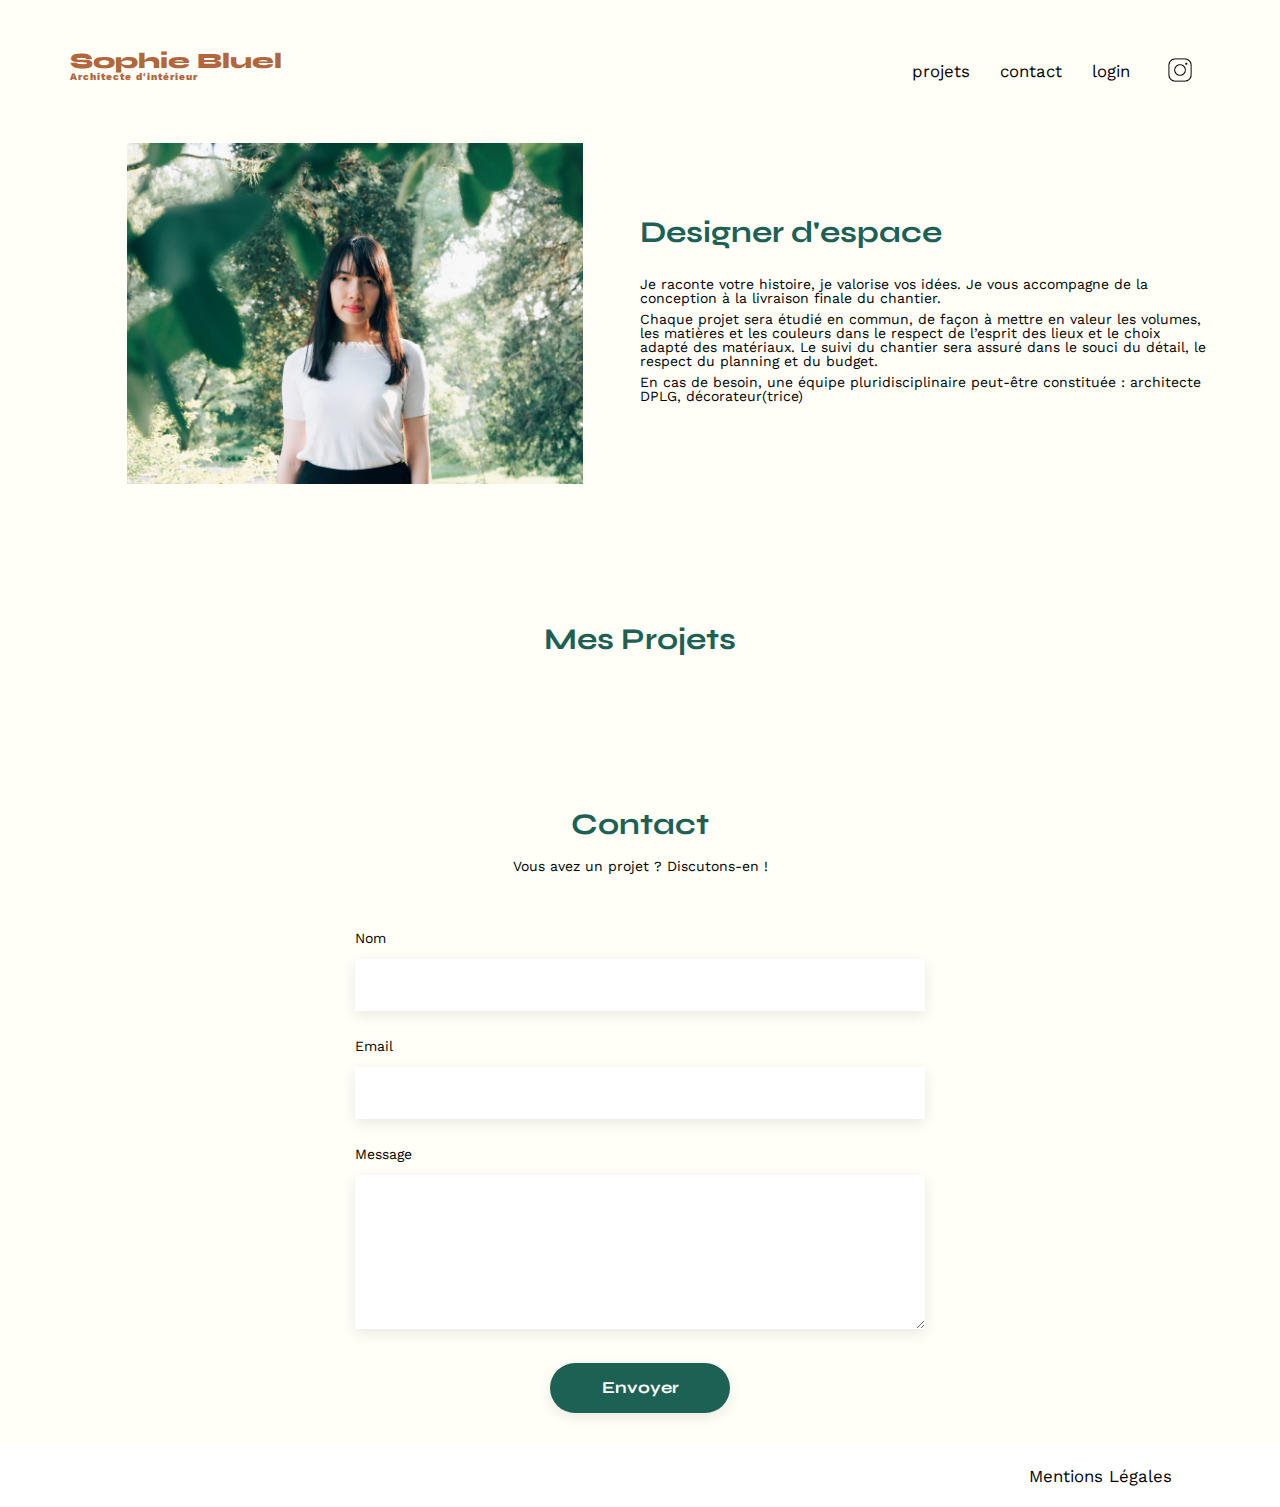
<file: index.html>
<!DOCTYPE html>
<html lang="fr">
  <head>
    <meta charset="UTF-8" />
    <title>Sophie Bluel - Architecte d'intérieur</title>
    <meta name="viewport" content="width=device-width, initial-scale=1.0" />
    <link rel="preconnect" href="https://fonts.googleapis.com" />
    <link rel="preconnect" href="https://fonts.gstatic.com" crossorigin />
    <link
      href="https://fonts.googleapis.com/css2?family=Syne:wght@700;800&family=Work+Sans&display=swap"
      rel="stylesheet"
    />
    <link
      rel="stylesheet"
      href="https://cdnjs.cloudflare.com/ajax/libs/font-awesome/6.2.1/css/all.min.css"
      integrity="sha512-MV7K8+y+gLIBoVD59lQIYicR65iaqukzvf/nwasF0nqhPay5w/9lJmVM2hMDcnK1OnMGCdVK+iQrJ7lzPJQd1w=="
      crossorigin="anonymous"
      referrerpolicy="no-referrer"
    />
    <meta name="description" content="" />
    <link rel="stylesheet" href="./assets/style.css" />
    <script src="./main.js" defer></script>
  </head>
  <body>
    <div id="editor-banner">
      <div class="editor-banner-element">
        <i class="fa-solid fa-pen-to-square"></i>
        <span>Mode édition</span>
      </div>
    </div>
    <div class="main-container">
      <header id="home">
        <h1>Sophie Bluel <span>Architecte d'intérieur</span></h1>
        <nav>
          <ul>
            <li><a href="#portfolio">projets</a></li>
            <li><a href="#contact">contact</a></li>
            <li><a id="loginAndOut" href="login.html">login</a></li>
            <li>
              <img src="./assets/icons/instagram.png" alt="Instagram" />
            </li>
          </ul>
        </nav>
      </header>
      <main>
        <section id="introduction">
          <figure>
            <img
              src="./assets/images/sophie-bluel.png"
              alt="Photo de Sophie Bluel"
            />
          </figure>
          <article>
            <h2>Designer d'espace</h2>
            <p>
              Je raconte votre histoire, je valorise vos idées. Je vous
              accompagne de la conception à la livraison finale du chantier.
            </p>
            <p>
              Chaque projet sera étudié en commun, de façon à mettre en valeur
              les volumes, les matières et les couleurs dans le respect de
              l’esprit des lieux et le choix adapté des matériaux. Le suivi du
              chantier sera assuré dans le souci du détail, le respect du
              planning et du budget.
            </p>
            <p>
              En cas de besoin, une équipe pluridisciplinaire peut-être
              constituée : architecte DPLG, décorateur(trice)
            </p>
          </article>
        </section>
        <section id="portfolio">
          <div class="portfolio-title">
            <h2>Mes Projets</h2>
            <a class="modal-link" href="#modal1" style="display: none"
              ><i class="fa-solid fa-pen-to-square"></i> modifier</a
            >
          </div>

          <aside id="modal1" class="modal" style="display: none">
            <div class="modal-wrapper modal-stop">
              <nav class="modal-wrapper-nav">
                <button class="modal-back" style="visibility: hidden">
                  <i class="fa-solid fa-arrow-left"></i>
                </button>

                <button class="modal-close">
                  <i class="fa-solid fa-xmark"></i>
                </button>
              </nav>

              <div class="first-step">
                <h3 class="modal-wrapper-title">Galerie photo</h3>
                <div class="modal-wrapper-gallery"></div>
                <hr class="modal-wrapper-bar" />
                <input
                  class="modal-wrapper-btn"
                  type="submit"
                  value="Ajouter une photo"
                />
              </div>

              <div class="second-step">
                <h3 class="modal-wrapper-title">Ajout photo</h3>
                <form action="#" method="post" class="modal-wrapper-form">
                  <div class="input-area">
                    <label for="fileUpload">
                      <span class="input-details">
                        <i class="fa-regular fa-image"></i>
                        <span class="btn">+ Ajouter photo</span>
                        <span>jpg, png : 4mo max</span>
                      </span>
                      <span id="uploadedImage-area"></span>
                    </label>
                  </div>
                  <input
                    type="file"
                    name="fileUpload"
                    id="fileUpload"
                    accept="image/png, image/jpeg"
                    style="display: none"
                  />

                  <label for="title">Titre</label>
                  <input
                    class="modal-wrapper-form-el"
                    type="text"
                    name="title"
                    id="title"
                  />
                  <label for="category">Catégorie</label>
                  <select
                    class="form-select modal-wrapper-form-el"
                    name="category"
                    id="category"
                  ></select>

                  <hr class="modal-wrapper-bar" />

                  <input
                    type="submit"
                    id="modal-btn-valider"
                    class="modal-wrapper-btn"
                    value="Valider"
                    disabled
                  />
                </form>
              </div>
            </div>
          </aside>
          <div id="filters"></div>

          <div class="gallery"></div>
        </section>
        <section class="form" id="contact">
          <h2>Contact</h2>
          <p>Vous avez un projet ? Discutons-en !</p>
          <form action="#" method="post">
            <label for="name">Nom</label>
            <input type="text" name="name" id="name" />
            <label for="email">Email</label>
            <input type="email" name="email" id="email" />
            <label for="message">Message</label>
            <textarea
              name="message"
              id="message"
              cols="30"
              rows="10"
            ></textarea>
            <input type="submit" value="Envoyer" />
          </form>
        </section>
      </main>
    </div>
    <footer>
      <nav>
        <ul>
          <li><a href="#">Mentions Légales</a></li>
        </ul>
      </nav>
    </footer>
  </body>
</html>
</file>
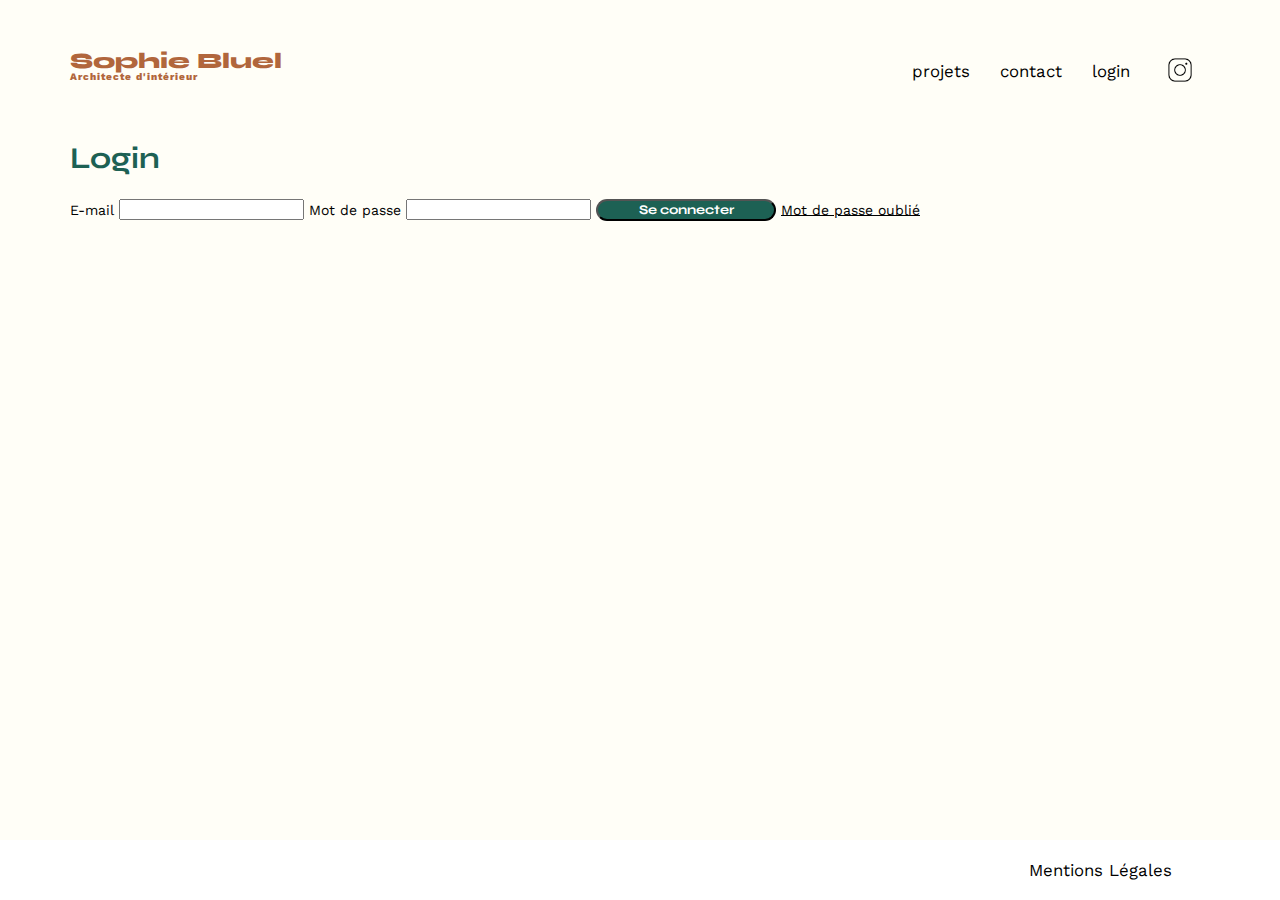
<file: form.html>
<!DOCTYPE html>
<html lang="fr">
  <head>
    <meta charset="UTF-8" />
    <title>Login</title>
    <meta name="viewport" content="width=device-width, initial-scale=1.0" />
    <link rel="preconnect" href="https://fonts.googleapis.com" />
    <link rel="preconnect" href="https://fonts.gstatic.com" crossorigin />
    <link
      href="https://fonts.googleapis.com/css2?family=Syne:wght@700;800&family=Work+Sans&display=swap"
      rel="stylesheet"
    />
    <link rel="stylesheet" href="./assets/style.css" />
    <script src="./login.js" defer></script>
  </head>
  <body>
    <div class="main-container">
      <header>
        <h1>Sophie Bluel <span>Architecte d'intérieur</span></h1>
        <nav>
          <ul>
            <li><a href="index.html#portfolio">projets</a></li>
            <li><a href="index.html#contact">contact</a></li>
            <li><a href="form.html" target="_blank">login</a></li>
            <li><img src="./assets/icons/instagram.png" alt="Instagram" /></li>
          </ul>
        </nav>
      </header>
      <main>
        <section id="contact">
          <h2>Login</h2>
          <form class="formulaire-login" action="#" method="post">
            <label for="email">E-mail</label>
            <input type="email" name="email" id="email" required />

            <label for="password">Mot de passe</label>
            <input type="password" name="password" id="password" required />

            <span id="form-error"></span>

            <input type="submit" value="Se connecter" />
            <a href="#">Mot de passe oublié</a>
          </form>
        </section>
      </main>
    </div>
    <footer class="footer-login">
      <nav>
        <ul>
          <li><a href="#">Mentions Légales</a></li>
        </ul>
      </nav>
    </footer>
  </body>
</html>
</file>
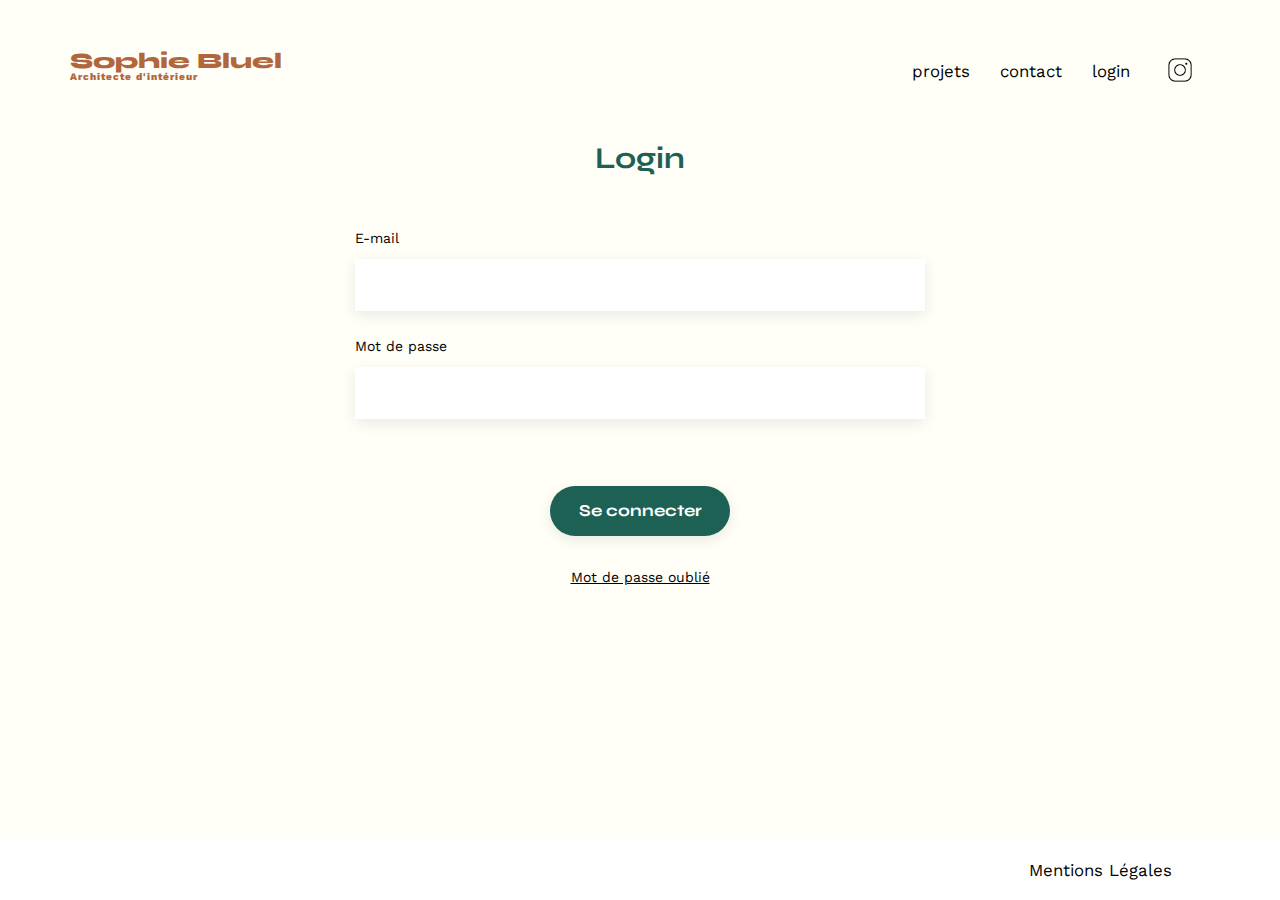
<file: login.html>
<!DOCTYPE html>
<html lang="fr">
  <head>
    <meta charset="UTF-8" />
    <title>Login</title>
    <meta name="viewport" content="width=device-width, initial-scale=1.0" />
    <link rel="preconnect" href="https://fonts.googleapis.com" />
    <link rel="preconnect" href="https://fonts.gstatic.com" crossorigin />
    <link
      href="https://fonts.googleapis.com/css2?family=Syne:wght@700;800&family=Work+Sans&display=swap"
      rel="stylesheet"
    />
    <link rel="stylesheet" href="./assets/style.css" />
    <script src="./login.js" defer></script>
  </head>
  <body>
    <div class="main-container">
      <header>
        <h1>Sophie Bluel <span>Architecte d'intérieur</span></h1>
        <nav>
          <ul>
            <li><a href="index.html#portfolio">projets</a></li>
            <li><a href="index.html#contact">contact</a></li>
            <li><a href="login.html">login</a></li>
            <li><img src="./assets/icons/instagram.png" alt="Instagram" /></li>
          </ul>
        </nav>
      </header>
      <main>
        <section class="form">
          <h2>Login</h2>
          <form class="formulaire-login" action="#" method="post">
            <label for="email">E-mail</label>
            <input type="email" name="email" id="email" required />

            <label for="password">Mot de passe</label>
            <input type="password" name="password" id="password" required />

            <span id="form-error"></span>

            <input type="submit" value="Se connecter" />
            <a href="#">Mot de passe oublié</a>
          </form>
        </section>
      </main>
    </div>
    <footer class="footer-login">
      <nav>
        <ul>
          <li><a href="#">Mentions Légales</a></li>
        </ul>
      </nav>
    </footer>
  </body>
</html>
</file>
<file: assets/style.css>
/* http://meyerweb.com/eric/tools/css/reset/
   v2.0 | 20110126
   License: none (public domain)
*/

html,
body,
div,
span,
applet,
object,
iframe,
h1,
h2,
h3,
h4,
h5,
h6,
p,
blockquote,
pre,
a,
abbr,
acronym,
address,
big,
cite,
code,
del,
dfn,
em,
img,
ins,
kbd,
q,
s,
samp,
small,
strike,
strong,
sub,
sup,
tt,
var,
b,
u,
i,
center,
dl,
dt,
dd,
ol,
ul,
li,
fieldset,
form,
label,
legend,
table,
caption,
tbody,
tfoot,
thead,
tr,
th,
td,
article,
aside,
canvas,
details,
embed,
figure,
figcaption,
footer,
header,
hgroup,
menu,
nav,
output,
ruby,
section,
summary,
time,
mark,
audio,
video {
  margin: 0;
  padding: 0;
  border: 0;
  font-size: 100%;
  font: inherit;
  vertical-align: baseline;
}
/* HTML5 display-role reset for older browsers */
article,
aside,
details,
figcaption,
figure,
footer,
header,
hgroup,
menu,
nav,
section {
  display: block;
}
body {
  line-height: 1;
}
ol,
ul {
  list-style: none;
}
blockquote,
q {
  quotes: none;
}
blockquote:before,
blockquote:after,
q:before,
q:after {
  content: "";
  content: none;
}
table {
  border-collapse: collapse;
  border-spacing: 0;
}
/** end reset css**/
body {
  font-family: "Work Sans";
  font-size: 14px;
  background-color: #fffef7;
}

.main-container {
  max-width: 1140px;
  margin: auto;
}

header {
  display: flex;
  justify-content: space-between;
  margin: 50px 0;
}
section {
  margin: 50px 0;
}

h1 {
  display: flex;
  flex-direction: column;
  font-family: "Syne";
  font-size: 22px;
  font-weight: 800;
  color: #b1663c;
}

h1 > span {
  font-family: "Work Sans";
  font-size: 10px;
  letter-spacing: 0.1em;
}

h2 {
  font-family: "Syne";
  font-weight: 700;
  font-size: 30px;
  color: #1d6154;
}
nav ul {
  display: flex;
  align-items: center;
  list-style-type: none;
  gap: 10px;
}
nav li {
  padding: 0 10px;
  font-size: 1.2em;
}

nav li img {
  transform: scale(0.6);
}

nav li a {
  color: black;
  text-decoration: none;
}

nav li a:hover {
  font-weight: 700;
  /* color: #b1663c */
}

#introduction {
  display: flex;
  align-items: center;
  margin-bottom: 10em;
}
#introduction figure {
  flex: 1;
}
#introduction img {
  display: block;
  margin: auto;
  width: 80%;
}

#introduction article {
  flex: 1;
}
#introduction h2 {
  margin-bottom: 1em;
}

#introduction p {
  margin-bottom: 0.5em;
}
#portfolio h2 {
  text-align: center;
  /* margin-bottom: 1em; */
}

#filters {
  display: flex;
  justify-content: center;
  gap: 10px;
  margin-bottom: 4.5em;
}

.btn-filters {
  font-family: "Syne";
  font-size: 16px;
  font-weight: bold;
  height: 37px;
  padding: 0 1em;
  background-color: transparent;
  border: #1d6154 1px solid;
  border-radius: 60px;
  color: #1d6154;
}

.active {
  background-color: #1d6154;
  color: white;
}

.gallery {
  width: 100%;
  display: grid;
  grid-template-columns: 1fr 1fr 1fr;
  grid-column-gap: 20px;
  grid-row-gap: 20px;
}

.gallery img {
  width: 100%;
  height: 487px;
  margin-bottom: 7px;
}
.form {
  width: 50%;
  margin: auto;
}
.form > * {
  text-align: center;
}
.form h2 {
  margin-bottom: 20px;
}
.form form {
  text-align: left;
  margin-top: 30px;
  display: flex;
  flex-direction: column;
}

.form input {
  height: 50px;
  font-size: 1.2em;
  border: none;
  box-shadow: 0px 4px 14px rgba(0, 0, 0, 0.09);
}
.form label {
  margin: 2em 0 1em 0;
}
.form textarea {
  border: none;
  box-shadow: 0px 4px 14px rgba(0, 0, 0, 0.09);
}

input[type="submit"] {
  font-family: "Syne";
  font-weight: 700;
  color: white;
  background-color: #1d6154;
  margin: 2em auto;
  min-width: 180px;
  text-align: center;
  border-radius: 60px;
}

input[type="submit"]:hover {
  background: #0e2f28;
}

/* editor-banner */

#editor-banner {
  display: none;
  background-color: black;
  width: 100%;
  height: 59px;
  color: white;
  align-items: center;
  justify-content: center;
}

/* Modal */

.portfolio-title {
  display: flex;
  justify-content: center;
  align-items: center;
  margin: 3em 0;
}

.modal-link {
  color: black;
  text-decoration: none;
  margin-left: 1em;
}

.modal {
  display: flex;
  justify-content: center;
  align-items: center;
  position: fixed;
  top: 0;
  left: 0;
  width: 100%;
  height: 100%;
  background: rgba(0, 0, 0, 0.6);
}

.modal-wrapper {
  width: 630px;
  background-color: #fff;
  border-radius: 10px;
  padding: 2em;
}

.modal-wrapper-nav {
  display: flex;
  justify-content: space-between;
}

.modal-wrapper-nav button {
  transform: scale(1.4);
  background-color: transparent;
  border: none;
}

.modal-wrapper-title {
  font-size: 26px;
  margin: 1em;
  text-align: center;
}

.modal-wrapper-gallery {
  display: grid;
  width: 420px;
  max-height: 352.75px;
  grid-template-columns: 1fr 1fr 1fr 1fr 1fr;
  grid-column-gap: 10px;
  grid-row-gap: 20px;
  margin: 2em auto;
  padding: 0 20px;
  overflow: auto;
}

.modal-wrapper-gallery figure {
  position: relative;
}

.modal-wrapper-gallery i {
  position: absolute;
  display: flex;
  align-items: center;
  justify-content: center;
  height: 17px;
  width: 17px;
  background-color: black;
  color: #fff;
  top: 5px;
  right: 5px;
  transform: scale(0.8);
}

.modal-wrapper-gallery img {
  width: 100%;
  height: 101.75px;
  object-fit: cover;
}

.modal-wrapper-bar {
  width: 420px;
  border: 1px solid #b3b3b3;
  margin-top: 3em;
}

.modal-wrapper-form {
  display: flex;
  flex-direction: column;
  width: 420px;
  margin: auto;
}
/* ZONE d'affichage de l'image */
.input-area {
  box-sizing: border-box;
  color: #b6c5cd;
  background-color: #e8f1f6;
  height: 169px;
}

.input-details {
  display: flex;
  flex-flow: column;
  align-items: center;
}

.input-details i {
  transform: scale(4.5);
  margin-top: 45px;
}

.input-details .btn {
  display: flex;
  width: 173px;
  height: 36px;
  justify-content: center;
  align-items: center;
  border-radius: 50px;
  background: #cbd6dc;
  color: #306685;
  border: none;
  margin-top: 35px;
}

.input-details span {
  margin-top: 10px;
}

#uploadedImage-area {
  display: block;
  margin: auto;
  width: 129px;
}

#uploadedImage-area img {
  width: 100%;
  height: 169px;
  object-fit: cover;
}

.modal-wrapper-form-el {
  height: 50px;
  font-size: 1.2em;
  border: none;
  box-shadow: 0px 4px 14px rgba(0, 0, 0, 0.09);
}
.modal-wrapper-form label {
  margin: 2em 0 1em 0;
}

.modal-wrapper-btn {
  display: block;
  width: 237px;
  height: 36px;
  margin: 2em auto;
  border: none;
}

/* Footer */

footer {
  display: flex;
  height: 60px;
  justify-content: flex-end;
  align-items: center;
  background-color: white;
  align-content: center;
}

footer nav ul {
  margin: 0 7em;
}

/* login */

form > a {
  color: black;
  align-self: center;
}

form > span {
  color: red;
  font-size: larger;
  font-weight: bold;
  margin-top: 2em;
  text-align: center;
}

.footer-login {
  position: fixed;
  left: 0;
  bottom: 0;
  background-color: white;
  height: 60px;
  width: 100%;
}
</file>
